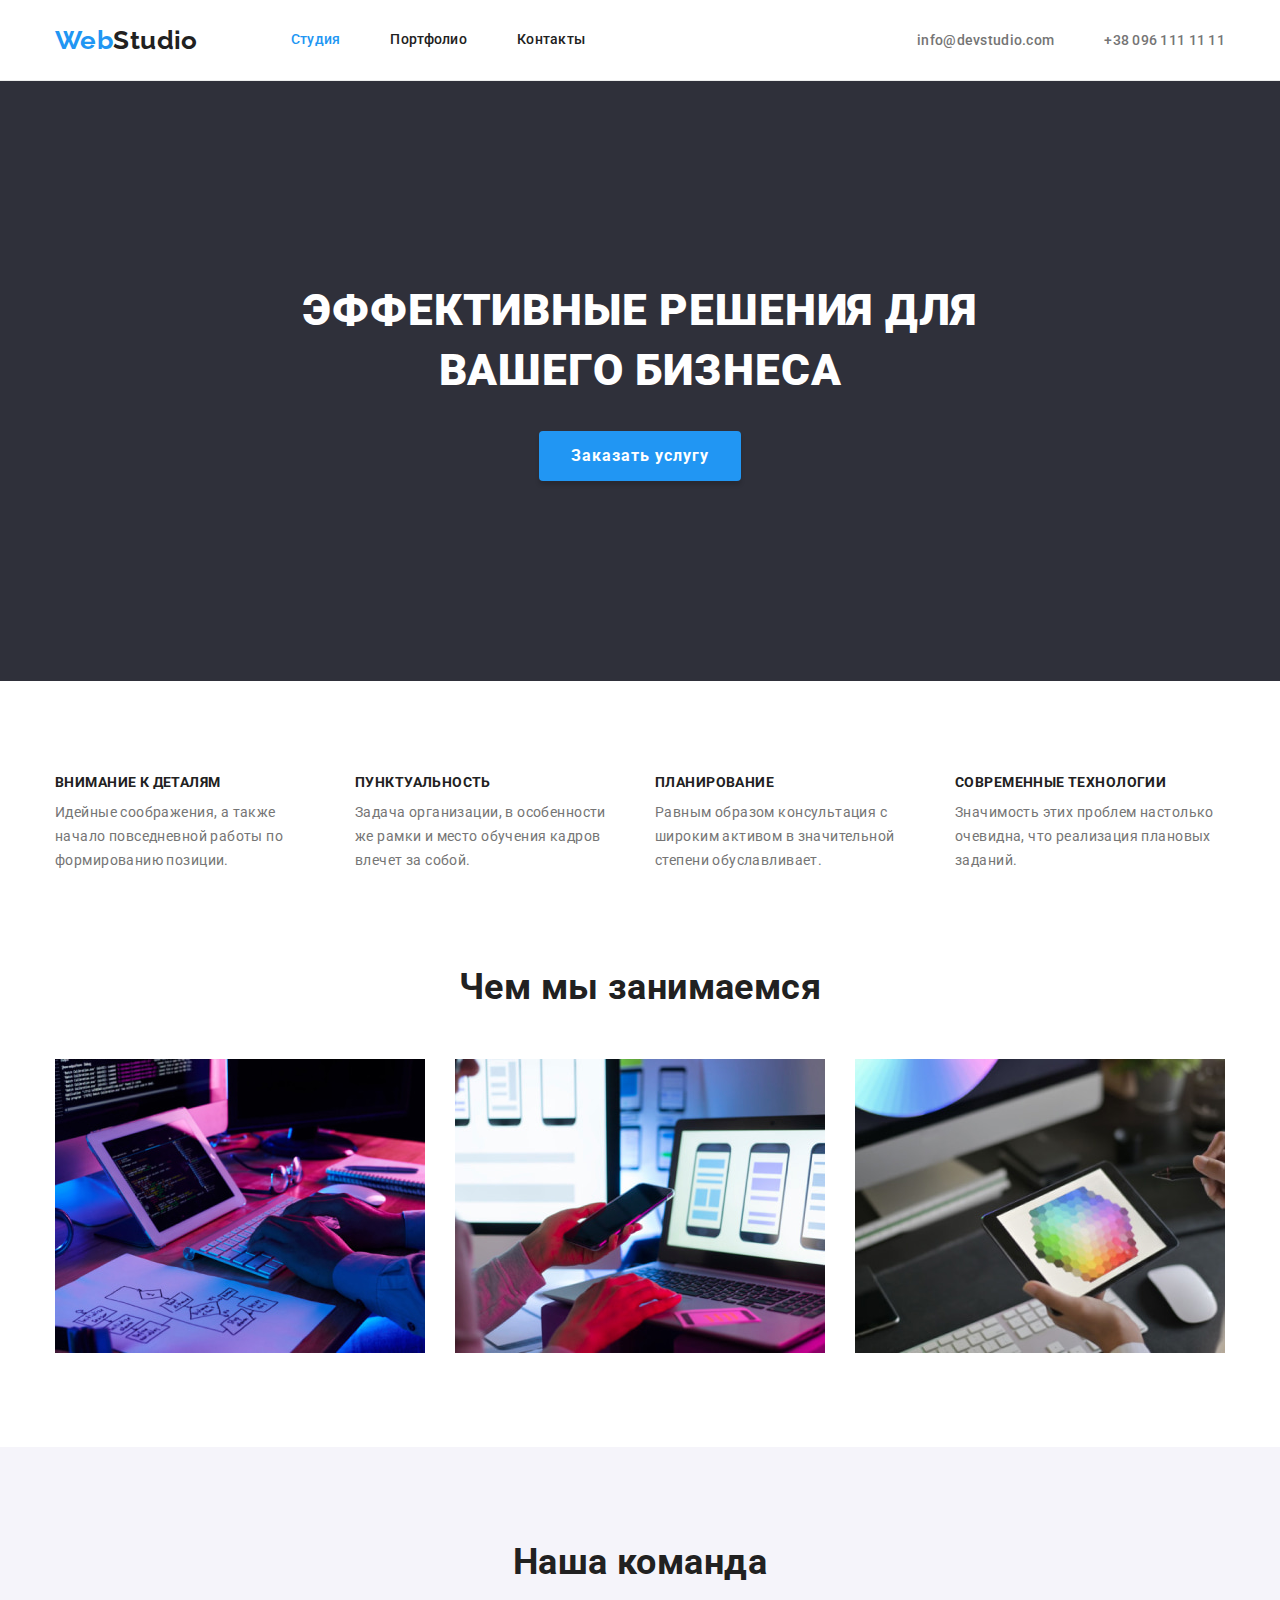
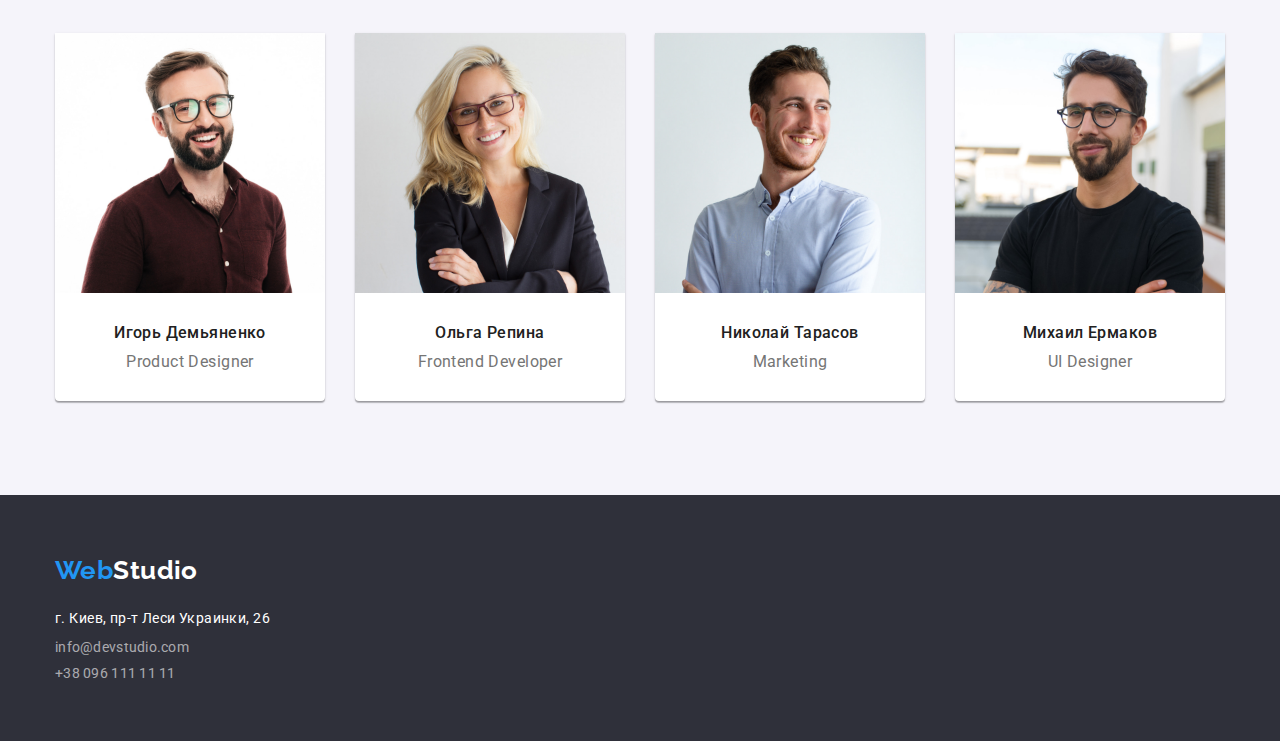
<file: index.html>
<!DOCTYPE html>
<html lang="ru">
<head>
    <meta charset="UTF-8">
    <meta http-equiv="X-UA-Compatible" content="IE=edge">
    <meta name="viewport" content="width=device-width, initial-scale=1.0">
    <title>Module 3</title>
    <link rel="preconnect" href="https://fonts.googleapis.com">
    <link rel="preconnect" href="https://fonts.gstatic.com" crossorigin>
    <link href="https://fonts.googleapis.com/css2?family=Raleway:wght@700&family=Roboto:wght@400;500;700;900&display=swap"
        rel="stylesheet">
    <link rel="stylesheet" href="https://cdn.jsdelivr.net/npm/modern-normalize@1.1.0/modern-normalize.css">

    <link rel="stylesheet" href="./css/styles.css">
</head>
<body>
    <header class="header">
        <div class="container header-container">
            <nav class="navi">
                <a href="./index.html" lang="en" class="header-logo"><span class="header-logo-first-part">Web</span><span
                        class="header-logo-second-part">Studio</span></a>
                <ul class="navi-list">
                    <li class="navi-item"><a href="./index.html" class="navi-item-link current">Студия</a></li>
                    <li class="navi-item"><a href="./portfolio.html" class="navi-item-link">Портфолио</a></li>
                    <li class="navi-item"><a href="" class="navi-item-link">Контакты</a></li>
                </ul>
            </nav>
            <ul class="navi-contact">
                <li class="navi-contact-item"><a href="mailto:info@devstudio.com" class="navi-contact-mail">info@devstudio.com</a>
                </li>
                <li class="navi-contact-item"><a href="tel:+380961111111" class="navi-contact-tel">+38 096 111 11 11</a></li>
            </ul>
        </div>
    </header>

    <main>
        <!--Hero-->
        <section class="hero">
            <div class="container">
            <h1 class="hero-title">Эффективные решения для вашего бизнеса</h1>
            <button type="button" class="hero-btn">Заказать услугу</button>
            </div>
        </section>

        <!--Hang-->
        <section class="hang section">
            <div class="container container-hang">
            <h2 hidden class="hang-title">Особенности</h2>
            <ul class="hang-list">
                <li class="hang-item">
                    <h3 class="hang-subtitle">Внимание к деталям</h3>
                    <p class="hang-item-text">Идейные соображения, а также начало повседневной работы по формированию позиции.</p>
                </li>
                <li class="hang-item">
                    <h3 class="hang-subtitle">Пунктуальность</h3>
                    <p class="hang-item-text">Задача организации, в особенности же рамки и место обучения кадров влечет за собой.</p>
                </li>
                <li class="hang-item">
                    <h3 class="hang-subtitle">Планирование</h3>
                    <p class="hang-item-text">Равным образом консультация с широким активом в значительной степени обуславливает.</p>
                </li>
                <li class="hang-item">
                    <h3 class="hang-subtitle">Современные технологии</h3>
                    <p class="hang-item-text">Значимость этих проблем настолько очевидна, что реализация плановых заданий.</p>
                </li>
            </ul>
            </div>
        </section>
        
        <!--Product-->
        <section class="product section">
            <div class="container">
            <h2 class="product-title">Чем мы занимаемся</h2>
            <ul class="product-list">
                <li class="product-item"><img src="./images/img1.jpg" alt="работа на компьютере" width="370" height="294" class="product-item-img"></li>
                <li class="product-item"><img src="./images/img2.jpg" alt="работа на телефоне" width="370" height="294" class="product-item-img"></li>
                <li class="product-item"><img src="./images/img3.jpg" alt="работа на планшете" width="370" height="294" class="product-item-img"></li>
            </ul>
            </div>
        </section>
        
        <!--Our team-->
        <section class="team section">
            <div class="container">
            <h2 class="team-title">Наша команда</h2>
            <ul class="team-list">
                <li class="team-item">
                    <img src="./images/img4.jpg" alt="Фото Игорь" width="270" height="260" class="teammate-photo">
                    <div class="team-item-box">
                        <h3  class="teammate-name">Игорь Демьяненко</h3>
                        <p  class="teammate-major">Product Designer</p>
                    </div>
                </li>
                <li class="team-item">
                    <img src="./images/img5.jpg" alt="Фото Ольга" width="270" height="260" class="teammate-photo">
                    <div class="team-item-box">
                        <h3 class="teammate-name">Ольга Репина</h3>
                        <p class="teammate-major">Frontend Developer</p>
                    </div>
                </li>
                <li class="team-item">
                    <img src="./images/img6.jpg" alt="Фото Николай" width="270" height="260" class="teammate-photo">
                    <div class="team-item-box">
                        <h3 class="teammate-name">Николай Тарасов</h3>
                        <p class="teammate-major">Marketing</p>
                    </div>
                </li>
                <li class="team-item">
                    <img src="./images/img7.jpg" alt="Фото Михаил" width="270" height="260" class="teammate-photo">
                    <div class="team-item-box">
                        <h3 class="teammate-name">Михаил Ермаков</h3>
                        <p class="teammate-major">UI Designer</p>
                    </div>
                </li>
            </ul>
            </div>
        </section>

    </main>

    <footer class="footer">
        <div class="container">
        <a href="./index.html" lang="en" class="footer-logo"><span class="footer-logo-first-part">Web</span><span class="footer-logo-second-part">Studio</span></a>
            <address class="footer-contacts">
                <ul class="footer-list">
                    <li class="footer-list-item footer-address">г. Киев, пр-т Леси Украинки, 26</li>
                    <li class="footer-list-item"><a href="mailto:info@devstudio.com" class="footer-mail">info@devstudio.com</a></li>
                    <li class="footer-list-item"><a href="tel:+380961111111" class="footer-tel">+38 096 111 11 11</a></li> 
                </ul>
            </address>
        </div>
    </footer>
</body>
</html>
</file>
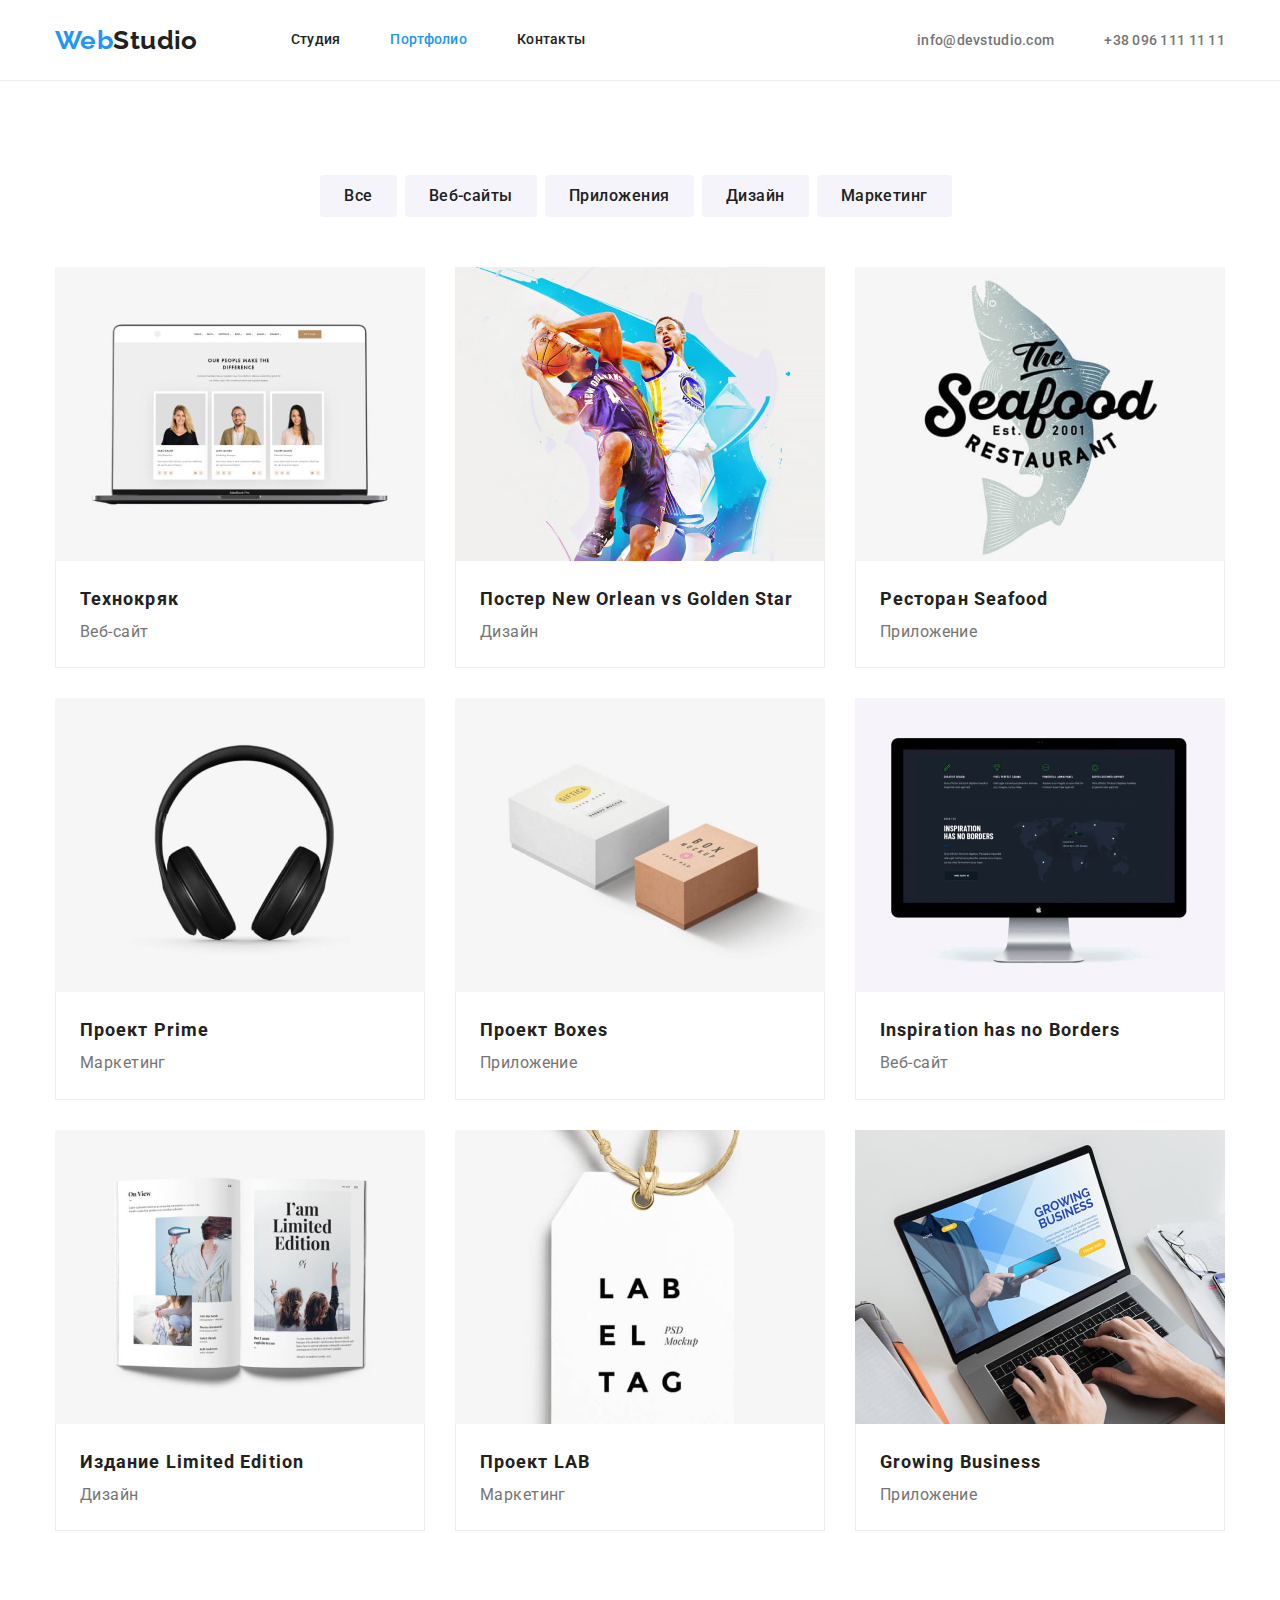
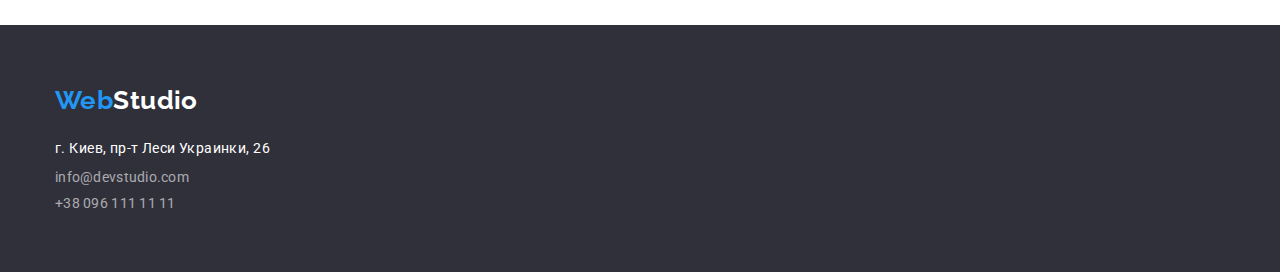
<file: portfolio.html>
<!DOCTYPE html>
<html lang="ru">
<head>
    <meta charset="UTF-8">
    <meta http-equiv="X-UA-Compatible" content="IE=edge">
    <meta name="viewport" content="width=device-width, initial-scale=1.0">
    <title>Module 2</title>
    <link rel="preconnect" href="https://fonts.googleapis.com">
    <link rel="preconnect" href="https://fonts.gstatic.com" crossorigin>
    <link href="https://fonts.googleapis.com/css2?family=Raleway:wght@700&family=Roboto:wght@400;500;700;900&display=swap"
        rel="stylesheet">
    <link rel="stylesheet" href="https://cdn.jsdelivr.net/npm/modern-normalize@1.1.0/modern-normalize.css">

    <link rel="stylesheet" href="./css/styles.css">
</head>

<body>
    <header class="header">
        <div class="container header-container">
            <nav class="navi">
                <a href="./index.html" lang="en" class="header-logo"><span class="header-logo-first-part">Web</span><span
                        class="header-logo-second-part">Studio</span></a>
                <ul class="navi-list">
                    <li class="navi-item"><a href="./index.html" class="navi-item-link">Студия</a></li>
                    <li class="navi-item"><a href="./portfolio.html" class="navi-item-link current">Портфолио</a></li>
                    <li class="navi-item"><a href="" class="navi-item-link">Контакты</a></li>
                </ul>
            </nav>
            <ul class="navi-contact">
                <li class="navi-contact-item"><a href="mailto:info@devstudio.com" class="navi-contact-mail">info@devstudio.com</a>
                </li>
                <li class="navi-contact-item"><a href="tel:+380961111111" class="navi-contact-tel">+38 096 111 11 11</a></li>
            </ul>
        </div>
    </header>

    <main>
        <!--Page-->
        <section class="page">
            <div class="container">
                <h1 hidden class="page-title">Content</h1>
                <ul class="page-filters">
                    <li class="page-filters-item"><button type="button" class="page-filters-btn">Все</button></li>
                    <li class="page-filters-item"><button type="button" class="page-filters-btn">Веб-сайты</button></li>
                    <li class="page-filters-item"><button type="button" class="page-filters-btn">Приложения</button></li>
                    <li class="page-filters-item"><button type="button" class="page-filters-btn">Дизайн</button></li>
                    <li class="page-filters-item"><button type="button" class="page-filters-btn">Маркетинг</button></li>
                </ul>
                <ul class="page-list">
                    <li class="page-list-item">
                        <a href="" class="page-item-link">
                            <img src="./images/img8.jpg" alt="Ноутбук" width="370" height="290" class="page-item-img">
                            <div class="page-item-box">
                                <h2 class="page-subtitle">Технокряк</h2>
                                <p class="page-text">Веб-сайт</p>
                            </div>
                        </a>
                    </li>
                    <li class="page-list-item">
                        <a href="" class="page-item-link">
                            <img src="./images/img9.jpg" alt="Баскетболисты" width="370" height="290" class="page-item-img">
                           <div class="page-item-box">
                                <h2 class="page-subtitle">Постер New Orlean vs Golden Star</h2>
                                <p class="page-text">Дизайн</p>
                           </div>
                        </a>
                    </li>
                    <li class="page-list-item">
                        <a href="" class="page-item-link">
                            <img src="./images/img10.jpg" alt="Логотип ресторана" width="370" height="290" class="page-item-img">
                            <div class="page-item-box">
                                <h2 class="page-subtitle">Ресторан Seafood</h2>
                                <p class="page-text">Приложение</p>
                            </div>
                        </a>
                    </li>
                    <li class="page-list-item">
                        <a href="" class="page-item-link">
                            <img src="./images/img11.jpg" alt="Наушники" width="370" height="290" class="page-item-img">
                            <div class="page-item-box">
                                <h2 class="page-subtitle">Проект Prime</h2>
                                <p class="page-text">Маркетинг</p>
                            </div>
                        </a>
                    </li>
                    <li class="page-list-item">
                        <a href="" class="page-item-link">
                            <img src="./images/img12.jpg" alt="Коробки" width="370" height="290" class="page-item-img">
                            <div class="page-item-box">
                                <h2 class="page-subtitle">Проект Boxes</h2>
                                <p class="page-text">Приложение</p>
                            </div>
                        </a>
                    </li>
                    <li class="page-list-item">
                        <a href="" class="page-item-link">
                            <img src="./images/img13.jpg" alt="Монитор" width="370" height="290" class="page-item-img">
                            <div class="page-item-box">
                                <h2 class="page-subtitle">Inspiration has no Borders</h2>
                                <p class="page-text">Веб-сайт</p>
                            </div>
                        </a>
                    </li>
                    <li class="page-list-item">
                        <a href="" class="page-item-link">
                            <img src="./images/img14.jpg" alt="Журнал" width="370" height="290" class="page-item-img">
                            <div class="page-item-box">
                                <h2 class="page-subtitle">Издание Limited Edition</h2>
                                <p class="page-text">Дизайн</p>
                            </div>
                        </a>
                    </li>
                    <li class="page-list-item">
                        <a href="" class="page-item-link">
                            <img src="./images/img15.jpg" alt="Лейба" width="370" height="290" class="page-item-img">
                            <div class="page-item-box">
                                <h2 class="page-subtitle">Проект LAB</h2>
                                <p class="page-text">Маркетинг</p>
                            </div>
                        </a>
                    </li>
                    <li class="page-list-item">
                        <a href="" class="page-item-link">
                            <img src="./images/img16.jpg" alt="Руки на ноутбуке" width="370" height="290" class="page-item-img">
                            <div class="page-item-box">
                                <h2 class="page-subtitle">Growing Business</h2>
                                <p class="page-text">Приложение</p>
                            </div>
                        </a>
                    </li>
                </ul>
            </div>
        </section>
    </main>

    <footer class="footer">
        <div class="container">
        <a href="./index.html" lang="en" class="footer-logo"><span class="footer-logo-first-part">Web</span><span class="footer-logo-second-part">Studio</span></a>
            <address class="footer-contacts">
                <ul class="footer-list">
                    <li class="footer-list-item footer-address">г. Киев, пр-т Леси Украинки, 26</li>
                    <li class="footer-list-item"><a href="mailto:info@devstudio.com" class="footer-mail">info@devstudio.com</a></li>
                    <li class="footer-list-item"><a href="tel:+380961111111" class="footer-tel">+38 096 111 11 11</a></li> 
                </ul>
            </address>
        </div>
    </footer>
</body>
</html>
</file>
<file: css/styles.css>
:root {
  /* Основные шрифты */
  --main-font: "Roboto", sans-serif;
  --secondary-font: "Raleway", sans-serif;

  /* Основные цвета */
  --primery-text-color: #757575;
  --primery-white-color: #ffffff;
  --primery-title-color: #212121;
  --accent-color: #2196f3;
  --secondary-bg-color: #2f303a;
  --third-bg-color: #f5f4fa;
}

h1,
h2,
h3,
h4,
h5,
h6,
p {
  margin: 0;
  padding: 0;
}

body {
  background-color: var(--primery-white-color);
  color: var(--primery-text-color);
  font-family: var(--main-font);
  letter-spacing: 0.03em;
  text-decoration: none;
  font-size: 14px;
}
a {
  text-decoration: none;
}
ul,
li {
  padding: 0;
  margin: 0;
  list-style: none;
}
img {
display: block;
max-width: 100%;
height: auto;
}
.container {
  width: 1200px;
  padding-left: 15px;
  padding-right: 15px;
  margin-left: auto;
  margin-right: auto;
}
.section {
  padding-top: 94px;
  padding-bottom: 94px;
}
/* Seite nav */
.header {
  border-bottom: 1px solid #ECECEC;
}
.header-container {
  display: flex;
  align-items: center;
}
.navi,
.navi-list,
.navi-contact {
  display: flex;
  align-items: center;
}
.header-logo {
  font-family: var(--secondary-font);
  font-size: 26px;
  font-weight: 700;
  line-height: 1.19;

  margin-right: 93px;
}
.header-logo-first-part {
  color: var(--accent-color);
}
.header-logo-second-part {
  color: var(--primery-title-color);
}
.navi-item {
  margin-right: 50px;
}
.navi-item:last-child {
  margin-right: 0;
}
.navi-item-link {
  display: block;
  padding-top: 32px;
  padding-bottom: 32px;

  color: var(--primery-title-color);
  font-family: var(--main-font);
  font-weight: 500;
  line-height: 1.14;
  letter-spacing: 0.02em;
  text-decoration: none;
}
.navi-item-link:hover,
.navi-item-link:focus {
  color: var(--accent-color);
}
.navi-contact {
  margin-left: auto;
}
.navi-contact-mail{
  margin-right: 50px;
}
.navi-contact-mail,
.navi-contact-tel {
  color: var(--primery-text-color);
  font-weight: 500;
  line-height: 1.14;
  letter-spacing: 0.02em;
  text-decoration: none;
}
.navi-contact-mail:hover,
.navi-contact-mail:focus,
.navi-contact-tel:hover,
.navi-contact-tel:focus {
  color: var(--accent-color);
}
.navi-list .navi-item-link.current {
  color: var(--accent-color);
}
/* Hero */
.hero {
  padding-top: 200px;
  padding-bottom: 200px;

  background-color: var(--secondary-bg-color);
  letter-spacing: 0.06em;
  text-align: center;
  color: var(--primery-white-color);
}
.hero-title {
  width: 696px;
  margin: 0 auto;

  font-size: 44px;
  font-weight: 900;
  line-height: 1.36;
  text-transform: uppercase;
}
.hero-btn {
  margin-top: 30px;
  padding: 10px 32px;

  background-color: var(--accent-color);
  color: var(--primery-white-color);
  font-family: inherit;
  font-size: 16px;
  font-weight: 700;
  line-height: 1.88;
  letter-spacing: 0.06em;
  box-shadow: 0px 4px 4px rgba(0, 0, 0, 0.15);
  cursor: pointer;
  border: none;
  border-radius: 4px;

}
/* Hang */
.hang-list {
  display: flex;
  align-items: center;

}
.hang-item {
  margin-right: 30px;
}
.hang-item:last-child {
  margin-right: 0;
}
.hang-subtitle {
  margin-bottom: 10px;
  font-size: 14px;
 
  color: var(--primery-title-color);
  font-weight: 700;
  line-height: 1.14;
  text-transform: uppercase;
}
.hang-item-text {
  font-weight: 400;
  line-height: 1.71;
  width: 270px;
}
/* Product */
.product {
  padding-top: 0px;
}
.product-title {
  margin-bottom: 50px;

  color: var(--primery-title-color);
  font-size: 36px;
  font-weight: 700;
  line-height: 1.17;
  text-align: center;
}
.product-list{
  display: flex;
  align-items: center;
}
.product-list .product-item + .product-item {
  margin-left: 30px;
} 
/* Our team */
.team {
  background-color: var(--third-bg-color);
}
.team-title {
  margin-bottom: 50px;

  color: var(--primery-title-color);
  font-size: 36px;
  font-weight: 700;
  line-height: 42px;
  text-align: center;
}
.team-list {
  display: flex;
  align-items: center;
}
.team-item {
  background: var(--primery-white-color);
  box-shadow: 0px 1px 3px rgba(0, 0, 0, 0.12), 0px 1px 1px rgba(0, 0, 0, 0.14), 0px 2px 1px rgba(0, 0, 0, 0.2);
  border-radius: 0px 0px 4px 4px;

}


.team-list .team-item + .team-item {
  margin-left: 30px;
}

.team-item-box {
  padding-top: 30px;
  padding-bottom: 30px;
}
.teammate-name {
  margin-bottom: 10px;

  color: var(--primery-title-color);
  font-size: 16px;
  font-weight: 500;
  line-height: 1.19;
  text-align: center;
}
.teammate-major {
  font-size: 16px;
  line-height: 1.19;
  text-align: center;
}
/* Page */
.page {
  padding-top: 94px;
  padding-bottom: 94px;
}
.page-filters {
  display: flex;
  align-items: center;
  justify-content: center;
  margin-bottom: 50px;
}
.page-filters-item {
  margin-right: 8px;
}
.page-filters-btn {
  padding: 6px 22px;


  background-color: var(--third-bg-color);
  color: var(--primery-title-color);
  cursor: pointer;
  font-size: 16px;
  font-weight: 500;
  line-height: 1.63;
  letter-spacing: 0.03em;
  text-align: center;
  border-radius: 4px;
  border-color: transparent;
}
.page-filters-btn:hover,
.page-filters-btn:focus {
  background-color: var(--accent-color);
  color: var(--primery-white-color);
}
.page-list {
  display: flex;
  align-items: center;
  flex-wrap: wrap;
}
.page-list-item {
  width: 370px;
  margin-right: 30px;
  margin-bottom: 30px;
}
.page-list-item:nth-child(3n) {
  margin-right: 0;
}
.page-list-item:nth-last-child(-n + 3){
  margin-bottom: 0;
}
.page-item-link {
  text-decoration: none;
}
.page-item-box {
  padding: 20px 24px;
  border-left: 1px solid #EEEEEE ;
  border-bottom: 1px solid #EEEEEE ;
  border-right: 1px solid #EEEEEE ;
}
.page-subtitle {
  color: var(--primery-title-color);
  font-size: 18px;
  font-weight: 700;
  line-height: 2;
  letter-spacing: 0.06em;
}
.page-text {
  color: var(--primery-text-color);
  font-size: 16px;
  font-weight: 400;
  line-height: 1.89;
}
/* Footer */
.footer {
  padding-top: 60px;
  padding-bottom: 60px;

  background-color: var(--secondary-bg-color);
  color: var(--primery-white-color);

}
.footer-logo {
  margin-bottom: 20px;
  display: block;

  font-family: var(--secondary-font);
  font-size: 26px;
  font-weight: 700;
  line-height: 1.19;
  text-decoration: none;

}
.footer-logo-first-part {
  color: var(--accent-color);
}
.footer-logo-second-part {
  color: var(--primery-white-color);
}
.footer-contacts {
  font-style: normal;
}

.footer-address {
  margin-bottom: 9px; 

  color: var(--primery-white-color);
  line-height: 24px;
}
 .footer-list-item{
  margin-bottom: 9px;
}
.footer-list-item:last-child{
  margin-bottom: 0;
}
.footer-mail,
.footer-tel {
  color: rgba(255, 255, 255, 0.6);
  line-height: 1.14;
  letter-spacing: 0.02em;
  text-decoration: none;
}
.footer-mail:hover,
.footer-mail:focus,
.footer-tel:hover,
.footer-tel:focus {
  color: var(--accent-color);
}
</file>
